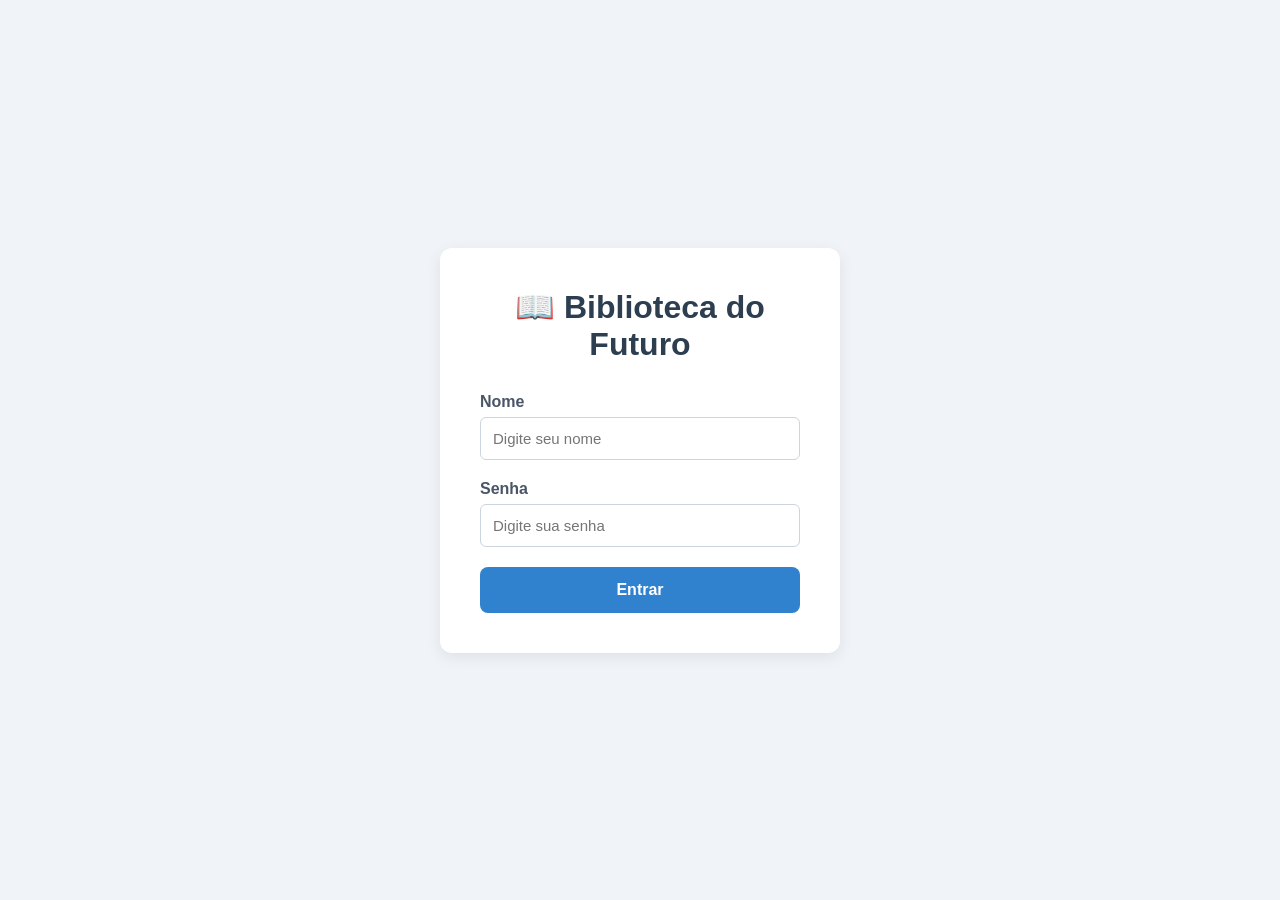
<file: index.html>
<!DOCTYPE html>
<html lang="pt-BR">

<head>
    <meta charset="UTF-8">
    <meta name="viewport" content="width=device-width, initial-scale=1.0">
    <title>Login - Biblioteca</title>

    <style>
        *{
            margin:0;
            padding:0;
            box-sizing:border-box;
            font-family:'Segoe UI', Tahoma, Geneva, Verdana, sans-serif;
        }

        body{
            background:#f0f4f8;
            min-height:100vh;
            display:flex;
            justify-content:center;
            align-items:center;
        }

        .login-card{
            background:white;
            width:400px;
            padding:40px;
            border-radius:12px;
            box-shadow:0 4px 15px rgba(0,0,0,0.08);
        }

        .login-card h1{
            text-align:center;
            margin-bottom:30px;
            color:#2c3e50;
        }

        .campo{
            margin-bottom:20px;
        }

        .campo label{
            display:block;
            margin-bottom:6px;
            font-weight:600;
            color:#4a5568;
        }

        .campo input{
            width:100%;
            padding:12px;
            border:1px solid #cbd5e0;
            border-radius:6px;
            font-size:15px;
        }

        .campo input:focus{
            outline:none;
            border-color:#3182ce;
        }

        .btn-login{
            width:100%;
            padding:14px;
            border:none;
            border-radius:8px;
            background:#3182ce;
            color:white;
            font-size:16px;
            font-weight:bold;
            cursor:pointer;
            transition:0.3s;
        }

        .btn-login:hover{
            background:#2b6cb0;
        }
    </style>
</head>
<body>

    <div class="login-card">
        <h1>📖 Biblioteca do Futuro</h1>
        <div class="campo">
            <label>Nome</label>
            <input type="text" id="nomeLogin" placeholder="Digite seu nome">
        </div>

        <div class="campo">
            <label>Senha</label>
            <input type="password" id="senhaLogin" placeholder="Digite sua senha">
        </div>

        <button class="btn-login" onclick="fazerLoginSistema()">
            Entrar
        </button>
    </div>

    <script src="script.js"></script>

</body>

</html>
</html>
</file>
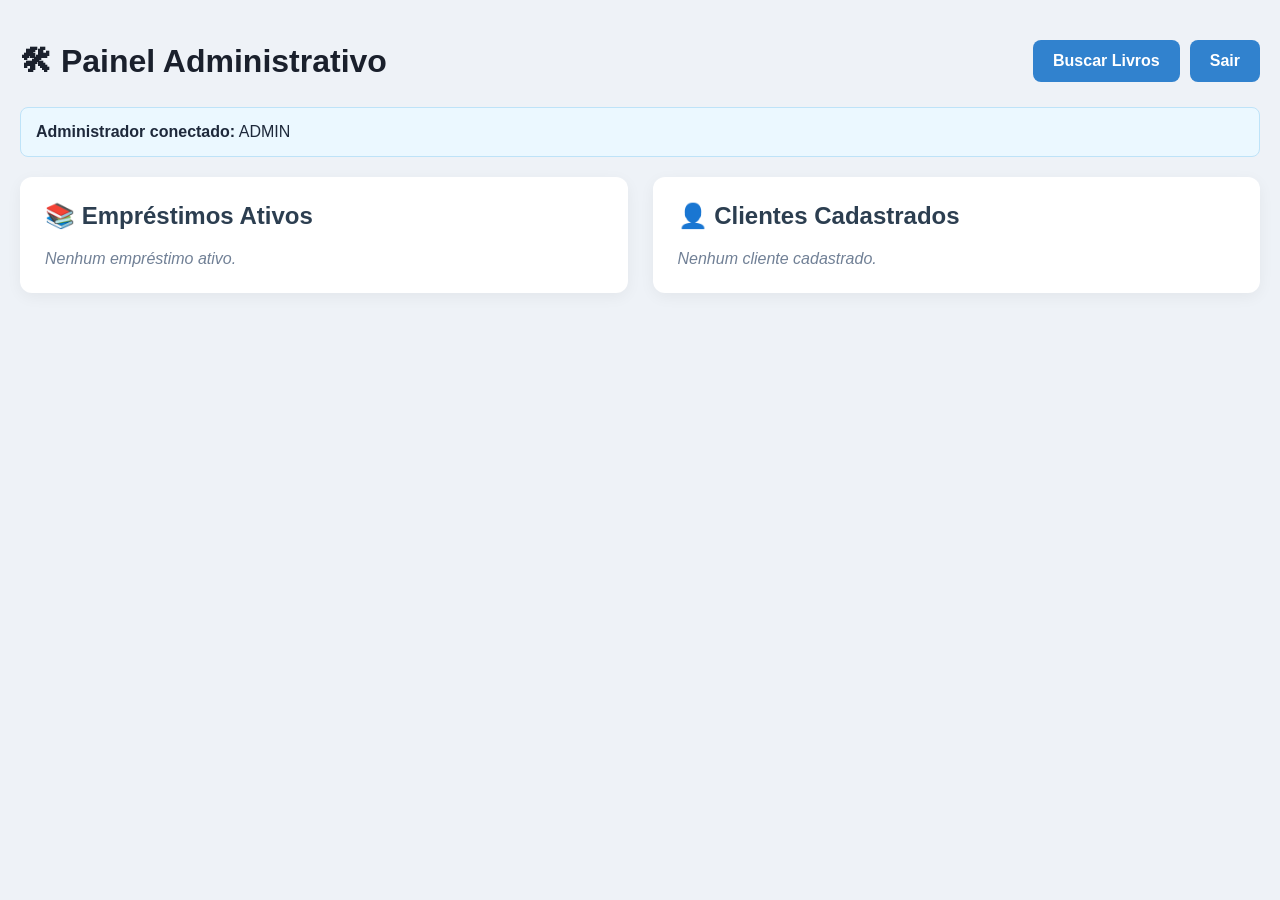
<file: admin.html>
<!DOCTYPE html>
<html lang="pt-BR">
<head>
<meta charset="UTF-8">
<meta name="viewport" content="width=device-width, initial-scale=1.0">
<title>Painel Administrativo</title>
<link rel="stylesheet" href="style.css">
<style>

.admin-topo{
    display:flex;
    justify-content:space-between;
    align-items:center;
    margin-bottom:25px;
}

.admin-topo h1{
    color:#1a202c;
}

.admin-acoes{
    display:flex;
    gap:10px;
}

.btn-admin{
    background:#3182ce;
    color:white;
    padding:12px 20px;
    border:none;
    border-radius:8px;
    cursor:pointer;
    text-decoration:none;
    font-weight:bold;
    transition:0.3s;
}

.btn-admin:hover{
    background:#2b6cb0;
}

.grid-admin{
    display:grid;
    grid-template-columns:1fr 1fr;
    gap:25px;
}

@media(max-width:900px){
    .grid-admin{
        grid-template-columns:1fr;
    }
}

.painel-box{
    background:white;
    border-radius:12px;
    padding:25px;
    box-shadow:0 4px 15px rgba(0,0,0,0.05);
}

.painel-box h2{
    margin-bottom:20px;
    color:#2c3e50;
}

.card-admin{
    background:#f7fafc;
    border-left:4px solid #3182ce;
    padding:15px;
    border-radius:8px;
    margin-bottom:15px;
}

.card-admin h3{
    color:#1a202c;
    margin-bottom:8px;
}

.card-admin p{
    color:#4a5568;
    margin-bottom:5px;
}

.btn-remover{
    background:#e53e3e;
    color:white;
    border:none;
    padding:10px 15px;
    border-radius:6px;
    cursor:pointer;
    margin-top:10px;
    transition:0.3s;
}

.btn-remover:hover{
    background:#c53030;
}

.status-admin{
    background:#ebf8ff;
    border:1px solid #bee3f8;
    padding:15px;
    border-radius:8px;
    margin-bottom:20px;
}

</style>

</head>
<body>

<div class="admin-topo">

    <h1>🛠 Painel Administrativo</h1>

    <div class="admin-acoes">
        <a href="busca.html" class="btn-admin">Buscar Livros</a>
        <a href="index.html" class="btn-admin">Sair</a>
    </div>

</div>

<div class="status-admin">
    <strong>Administrador conectado:</strong>
    ADMIN
</div>

<div class="grid-admin">

    <!-- EMPRÉSTIMOS -->

    <div class="painel-box">
        <h2>📚 Empréstimos Ativos</h2>
        <div id="lista-emprestimos-admin"></div>
    </div>

    <!-- CLIENTES -->

    <div class="painel-box">
        <h2>👤 Clientes Cadastrados</h2>
        <div id="lista-clientes-admin"></div>
    </div>
</div>

<script src="script.js"></script>
</body>
</html>
</file>
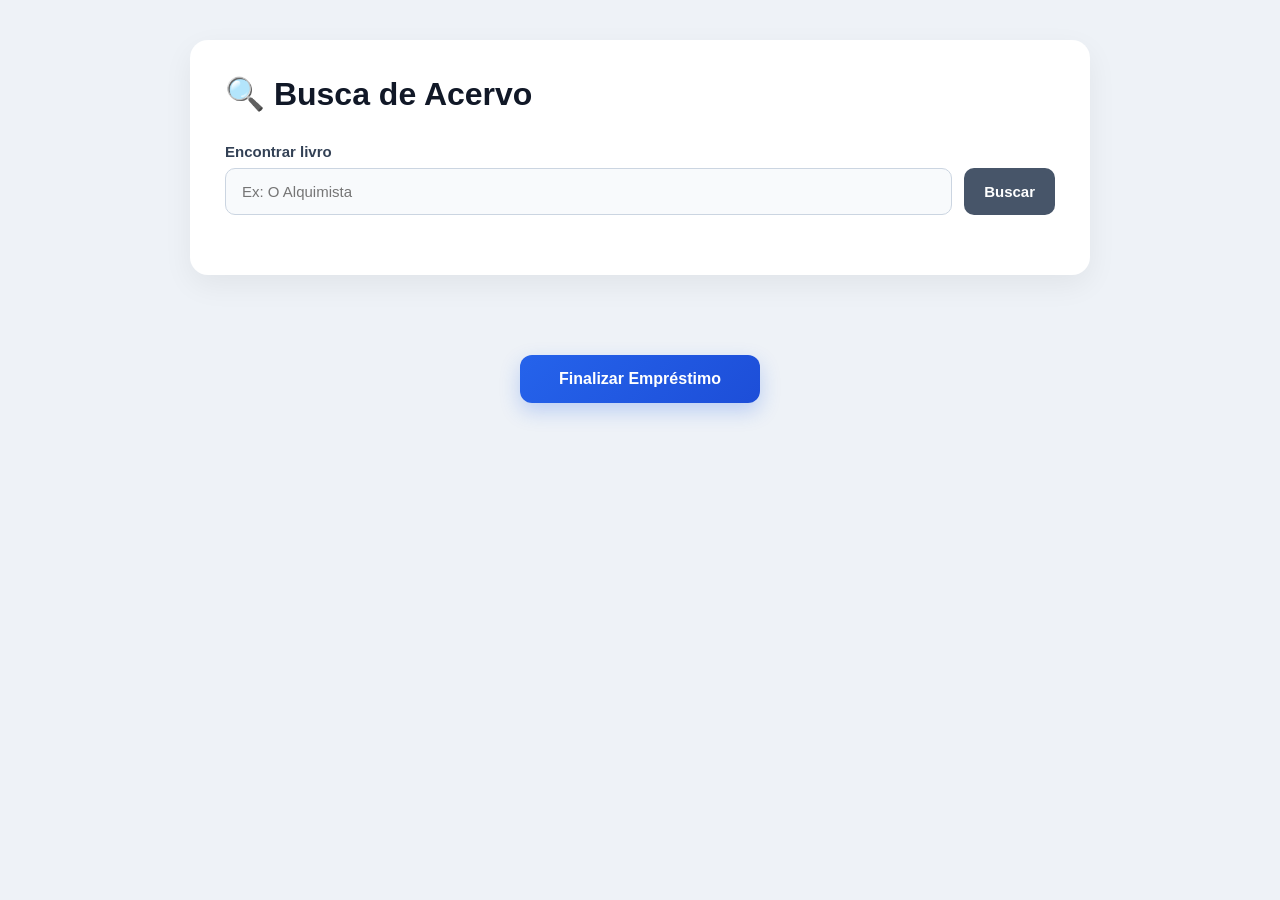
<file: busca.html>
<!DOCTYPE html>
<html lang="pt-BR">

<head>
    <meta charset="UTF-8">
    <meta name="viewport" content="width=device-width, initial-scale=1.0">

    <title>Busca de Livros</title>

    <link rel="stylesheet" href="style.css">

</head>

<body>

    <div class="quadro">
        <h2>🔍 Busca de Acervo</h2>
        <div class="campo-grupo">
            <label>Encontrar livro</label>
            <div class="busca-container">
                <input type="text" id="input-busca" placeholder="Ex: O Alquimista">
                <button id="btn-buscar" class="btn-cinza">
                    Buscar
                </button>
            </div>
        </div>

        <div id="resultado-busca" class="lista-livros-historico"></div>

    </div>

    <div id="resultado-busca" class="lista-livros-historico"></div>

    <div class="area-finalizar">

        <a href="emprestimoConcluido.html" class="btn-finalizar-emprestimo">

            Finalizar Empréstimo

        </a>

    </div>
    
    <script src="script.js"></script>

</body>

</html>
</file>
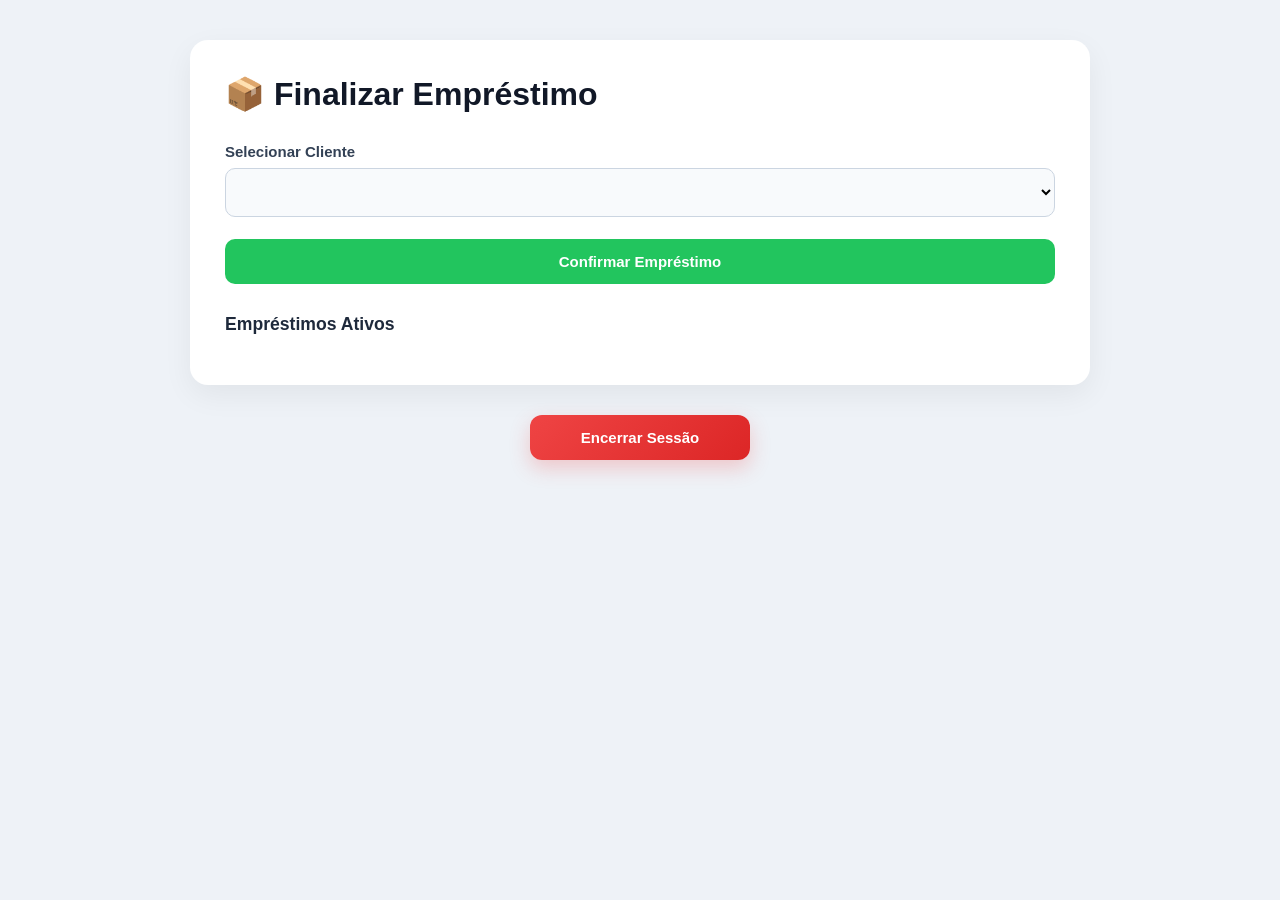
<file: emprestimoConcluido.html>
<!DOCTYPE html>
<html lang="pt-BR">

<head>
    <meta charset="UTF-8">
    <meta name="viewport" content="width=device-width, initial-scale=1.0">
    <title>Finalizar Empréstimo</title>
    <link rel="stylesheet" href="style.css">
</head>

<body>

    <div class="quadro">
        <h2>📦 Finalizar Empréstimo</h2>
        <div class="campo-grupo">
            <label>Selecionar Cliente</label>
            <select id="select-clientes"></select>
        </div>

        <button class="btn-verde btn-finalizarsecao">Confirmar Empréstimo</button>

        <div class="titulo-sublista">Empréstimos Ativos</div>
        <div id="registro-emprestimos-ativos"></div>
    </div>

    <div class="area-encerrar">
        <a class="btn-encerrar" href="index.html">
            Encerrar Sessão
        </a>
    </div>

    <script src="script.js"></script>

</body>

</html>
</file>
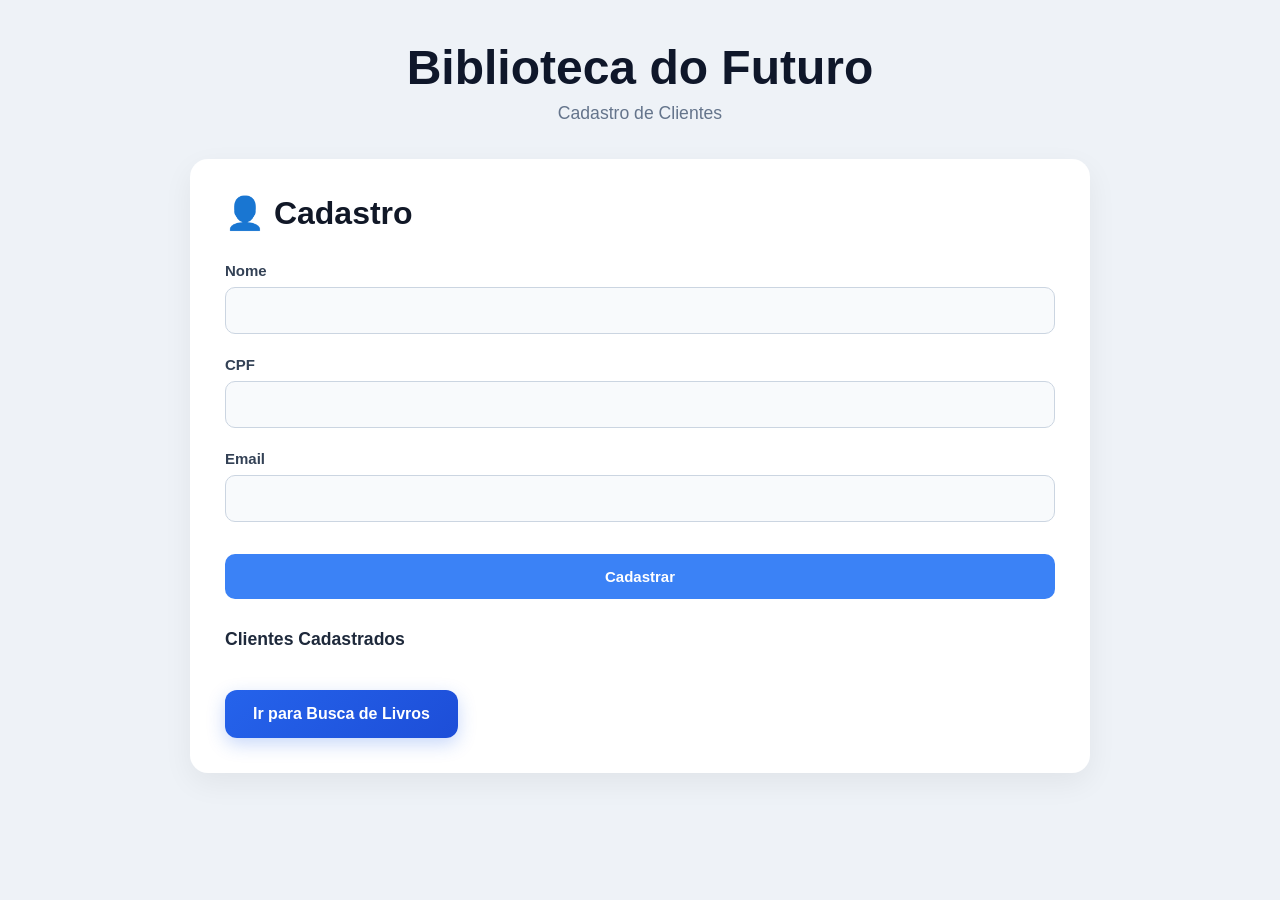
<file: login.html>
<!DOCTYPE html>
<html lang="pt-BR">

<head>
    <meta charset="UTF-8">
    <meta name="viewport" content="width=device-width, initial-scale=1.0">

    <title>Cadastro</title>

    <link rel="stylesheet" href="style.css">

</head>

<body>

    <header>
        <h1>Biblioteca do Futuro</h1>
        <p>Cadastro de Clientes</p>
    </header>

    <div class="quadro">

        <h2>👤 Cadastro</h2>

        <div class="campo-grupo">
            <label>Nome</label>
            <input type="text" id="NomeCompleto">
        </div>

        <div class="campo-grupo">
            <label>CPF</label>
            <input type="text" id="CPF">
        </div>

        <div class="campo-grupo">
            <label>Email</label>
            <input type="email" id="Email">
        </div>

        <button class="btn-azul" onclick="fazerLogin()">
            Cadastrar
        </button>


        <div class="titulo-sublista">
            Clientes Cadastrados
        </div>

        <ul id="lista-clientes"></ul>

         <a href="busca.html" class="btn-prosseguir">
            Ir para Busca de Livros
        </a>

    </div>

    <script src="script.js"></script>

</body>

</html>
</file>
<file: style.css>
*{
    margin:0;
    padding:0;
    box-sizing:border-box;
    font-family:'Segoe UI', Tahoma, Geneva, Verdana, sans-serif;
}

body{
    background:#eef2f7;
    padding:40px 20px;
    color:#1e293b;
}

/* HEADER */

header{
    text-align:center;
    margin-bottom:35px;
}

header h1{
    font-size:3rem;
    font-weight:800;
    color:#0f172a;
    margin-bottom:8px;
}

header p{
    color:#64748b;
    font-size:1.1rem;
}

/* CARD PRINCIPAL */

.quadro{

    background:white;

    max-width:900px;

    margin:auto;

    border-radius:18px;

    padding:35px;

    box-shadow:
    0 10px 30px rgba(0,0,0,0.06);
}

/* TITULO */

.quadro h2{

    font-size:2rem;

    margin-bottom:30px;

    color:#111827;

    display:flex;
    align-items:center;
    gap:12px;
}

/* CAMPOS */

.campo-grupo{
    margin-bottom:22px;
}

.campo-grupo label{

    display:block;

    margin-bottom:8px;

    font-size:15px;

    font-weight:600;

    color:#334155;
}

input,
select{

    width:100%;

    padding:14px 16px;

    border:1px solid #cbd5e1;

    border-radius:10px;

    font-size:15px;

    transition:0.2s;

    background:#f8fafc;
}

input:focus,
select:focus{

    outline:none;

    border-color:#2563eb;

    background:white;

    box-shadow:
    0 0 0 4px rgba(37,99,235,0.12);
}

/* BOTÕES */

.btn-azul,
.btn-verde,
.btn-cinza{

    border:none;

    border-radius:10px;

    padding:14px;

    font-size:15px;

    font-weight:700;

    cursor:pointer;

    transition:0.25s;
}

/* BOTÃO CADASTRO */

.btn-azul{

    width:100%;

    background:#3b82f6;

    color:white;

    margin-top:10px;
}

.btn-azul:hover{

    background:#2563eb;

    transform:translateY(-1px);
}

/* BOTÃO BUSCA */

.btn-cinza{

    background:#475569;

    color:white;

    padding:14px 20px;
}

.btn-cinza:hover{

    background:#334155;
}

/* BOTÃO VERDE */

.btn-verde{

    width:100%;

    background:#22c55e;

    color:white;
}

.btn-verde:hover{

    background:#16a34a;
}

/* BOTÃO LINK */

.btn-prosseguir,
.btn-finalizar-emprestimo{

    display:inline-flex;

    justify-content:center;
    align-items:center;

    margin-top:25px;

    background:linear-gradient(
        135deg,
        #2563eb,
        #1d4ed8
    );

    color:white;

    text-decoration:none;

    padding:15px 28px;

    border-radius:12px;

    font-weight:700;

    transition:0.3s;

    box-shadow:
    0 6px 18px rgba(37,99,235,0.25);
}

.btn-prosseguir:hover,
.btn-finalizar-emprestimo:hover{

    transform:translateY(-2px);

    box-shadow:
    0 10px 20px rgba(37,99,235,0.35);
}

/* SUBTITULO */

.titulo-sublista{

    margin-top:30px;

    margin-bottom:15px;

    font-size:1.1rem;

    font-weight:700;

    color:#1e293b;
}

/* LISTA CLIENTES */

#lista-clientes{

    margin-top:10px;
}

#lista-clientes li{

    list-style:none;

    background:#f8fafc;

    padding:16px;

    border-radius:10px;

    margin-bottom:12px;

    border-left:5px solid #3b82f6;

    font-size:15px;

    transition:0.2s;
}

#lista-clientes li:hover{

    transform:translateX(4px);

    background:#f1f5f9;
}

/* BUSCA */

.busca-container{
    display:flex;
    gap:12px;
}

/* LIVROS */

.lista-livros-historico{
    display:flex;
    flex-direction:column;
    gap:18px;
    margin-top:25px;
}

.card-livro{
    display:flex;
    gap:18px;
    background:#f8fafc;
    padding:16px;
    border-radius:14px;
    border:1px solid #e2e8f0;
    transition:0.2s;
}

.card-livro:hover{
    transform:translateY(-2px);
}

.card-livro img{
    width:85px;
    height:120px;
    object-fit:cover;
    border-radius:10px;
}

.card-livro-info{
    flex:1;
}

.card-livro-info h3{
    margin-bottom:8px;
    color:#0f172a;
}

.card-livro-info p{
    color:#64748b;
}

/* BOTÃO LIVRO */
.btn-selecionar-livro{
    margin-top:14px;
    border:none;
    background:#3b82f6;
    color:white;
    padding:12px 16px;
    border-radius:8px;
    cursor:pointer;
    font-weight:600;
    transition:0.2s;
}

.btn-selecionar-livro:hover{
    background:#2563eb;
}

.btn-selecionar-livro.selecionado{
    background:#22c55e;
}

/* EMPRÉSTIMOS */

.card-emprestimo-ativo{
    display:flex;
    gap:16px;
    padding:16px;
    border-radius:12px;
    background:#f0fdf4;
    border:1px solid #bbf7d0;
    margin-top:15px;
}

.card-emprestimo-ativo img{

    width:75px;
    border-radius:8px;
}

/* RESPONSIVO */

@media(max-width:768px){

    .quadro{
        padding:25px;
    }

    .busca-container{
        flex-direction:column;
    }

    header h1{
        font-size:2.2rem;
    }

    .quadro h2{
        font-size:1.6rem;
    }

    .btn-prosseguir,
    .btn-finalizar-emprestimo{
        width:100%;
    }
}

.area-encerrar{
    display:flex;
    justify-content:center;
    margin-top:30px;
}

.btn-encerrar{
    display:inline-flex;
    justify-content:center;
    align-items:center;
    background:linear-gradient(
        135deg,
        #ef4444,
        #dc2626
    );
    color:white;
    text-decoration:none;
    padding:14px 26px;
    border-radius:12px;
    font-size:15px;
    font-weight:700;
    min-width:220px;
    transition:0.3s ease;
    box-shadow:
    0 8px 20px rgba(239,68,68,0.25);
}

.btn-encerrar:hover{
    transform:translateY(-2px);
    background:linear-gradient(
        135deg,
        #dc2626,
        #b91c1c
    );
    box-shadow:
    0 10px 24px rgba(239,68,68,0.35);
}

/* ÁREA BOTÃO FINALIZAR */

.area-finalizar{
    display:flex;
    justify-content:center;
    align-items:center;
    margin-top:30px;
}

/* BOTÃO FINALIZAR */

.btn-finalizar-emprestimo{
    display:inline-flex;
    justify-content:center;
    align-items:center;
    background:linear-gradient(
        135deg,
        #2563eb,
        #1d4ed8
    );
    color:white;
    text-decoration:none;
    padding:15px 30px;
    border-radius:12px;
    font-weight:700;
    min-width:240px;
    transition:0.3s;
    box-shadow:
    0 8px 20px rgba(37,99,235,0.25);
}

.btn-finalizar-emprestimo:hover{
    transform:translateY(-2px);
    box-shadow:
    0 10px 25px rgba(37,99,235,0.35);
}
</file>
